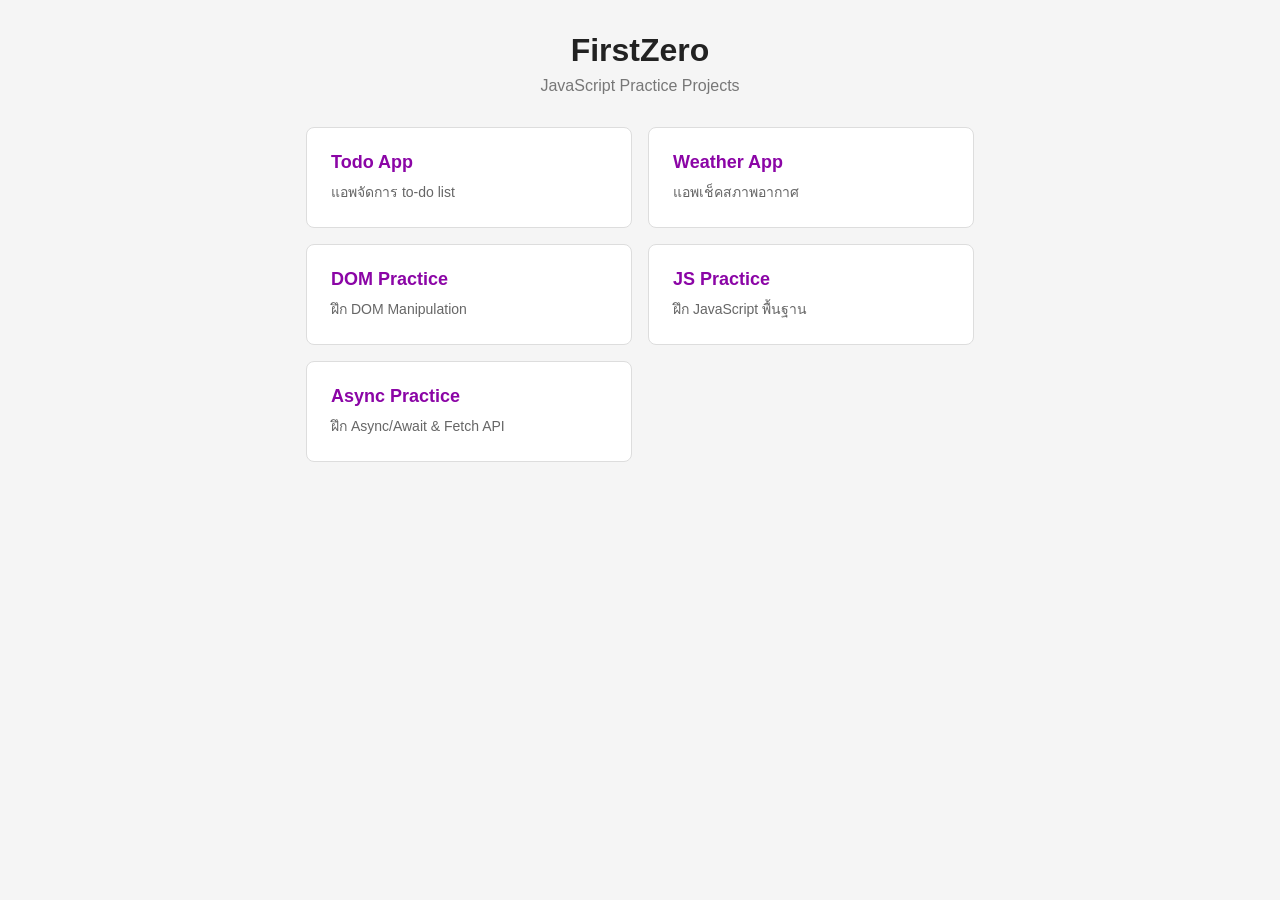
<file: index.html>
<!DOCTYPE html>
<html lang="th">
  <head>
    <meta charset="UTF-8">
    <meta name="viewport" content="width=device-width, initial-scale=1.0">
    <title>FirstZero - My Projects</title>
    <style>
      * {
        margin: 0;
        padding: 0;
        box-sizing: border-box;
      }

      body {
        font-family: sans-serif;
        background-color: #f5f5f5;
        color: #333;
        max-width: 700px;
        margin: 0 auto;
        padding: 32px 16px;
      }

      h1 {
        text-align: center;
        margin-bottom: 8px;
        color: #222;
      }

      .subtitle {
        text-align: center;
        color: #777;
        margin-bottom: 32px;
      }

      .projects {
        display: grid;
        grid-template-columns: 1fr 1fr;
        gap: 16px;
      }

      .card {
        background-color: #fff;
        border: 1px solid #ddd;
        border-radius: 8px;
        padding: 24px;
        text-decoration: none;
        color: #333;
        transition: box-shadow 0.2s, transform 0.2s;
      }

      .card:hover {
        box-shadow: 0 4px 12px rgba(0, 0, 0, 0.1);
        transform: translateY(-2px);
      }

      .card h2 {
        color: #8b05a6;
        font-size: 18px;
        margin-bottom: 8px;
      }

      .card p {
        font-size: 14px;
        color: #666;
      }

      @media (max-width: 500px) {
        .projects {
          grid-template-columns: 1fr;
        }
      }
    </style>
  </head>
  <body>
    <h1>FirstZero</h1>
    <p class="subtitle">JavaScript Practice Projects</p>

    <div class="projects">
      <a class="card" href="todo-app/">
        <h2>Todo App</h2>
        <p>แอพจัดการ to-do list</p>
      </a>
      <a class="card" href="weather-app/">
        <h2>Weather App</h2>
        <p>แอพเช็คสภาพอากาศ</p>
      </a>
      <a class="card" href="dom-practice/">
        <h2>DOM Practice</h2>
        <p>ฝึก DOM Manipulation</p>
      </a>
      <a class="card" href="js-practice/">
        <h2>JS Practice</h2>
        <p>ฝึก JavaScript พื้นฐาน</p>
      </a>
      <a class="card" href="async-practice/">
        <h2>Async Practice</h2>
        <p>ฝึก Async/Await &amp; Fetch API</p>
      </a>
    </div>
  </body>
</html>
</file>
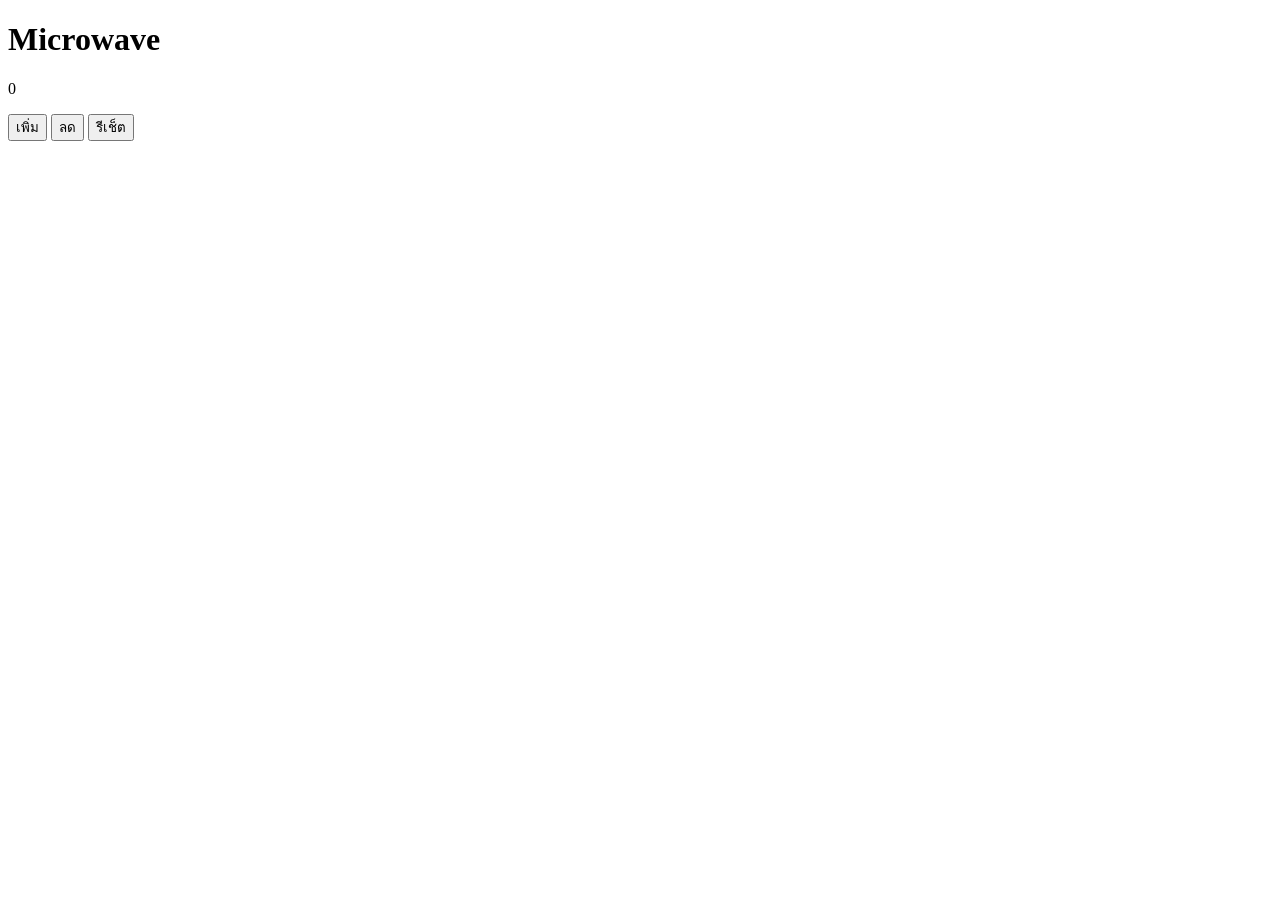
<file: dom-practice/index.html>
<!DOCTYPE html>
<html lang="th">
    <head>
        <meta charset="UTF-8">
        <title>DOM</title>
    </head>
    <body>
        <h1 id="title">Microwave</h1>
        <p id="count">0</p>
        <button id="add-btn">เพิ่ม</button>
        <button id="delete-btn">ลด</button>
        <button id="reset-btn">รีเช็ต</button>

        <script src="script.js"></script>
    </body>
</html>
</file>
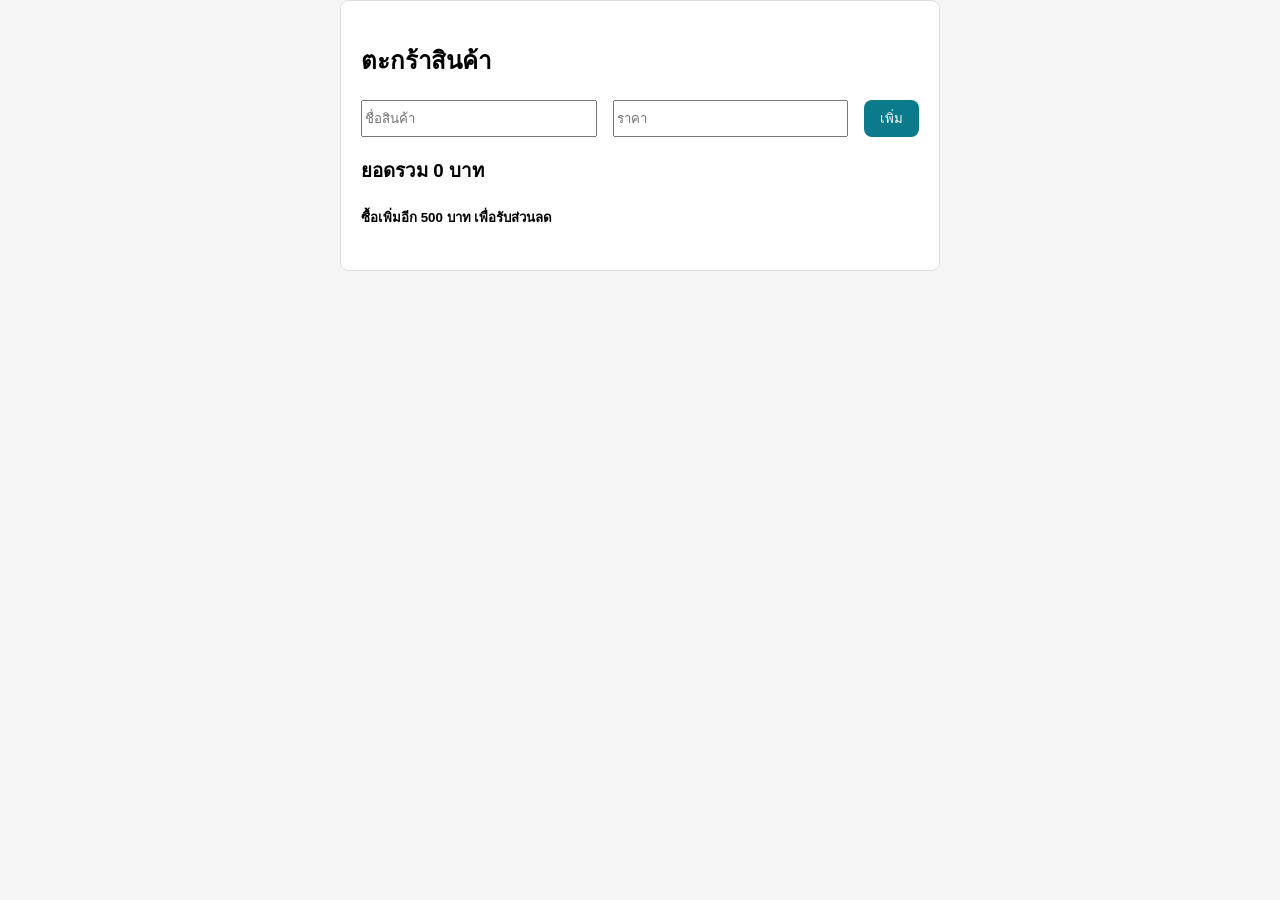
<file: test/index.html>
<!DOCTYPE html>
<html lang="th">

<head>
    <meta charset="UTF-8">
    <meta name="viewport" content="width=device-width, initial-scale=1.0">
    <title>ตะกร้าสินค้า</title>
    <link rel="stylesheet" href="style.css">
</head>

<body>
    <section>
        <h1 class="card-title">ตะกร้าสินค้า</h1>
            <div class="input-row">
                <input type="text" id="name" name="name" placeholder="ชื่อสินค้า">
                <input type="number" id="price" name="price" placeholder="ราคา">
                <button id="add-btn">เพิ่ม</button>
            </div>
        <ul id="task-list"></ul>
        <h3 id="count">ยอดรวม</h3>
        <h5 id="discount">ส่วนลด</h5>
    </section>
    <script src="script.js"></script>
</body>

</html>
</file>
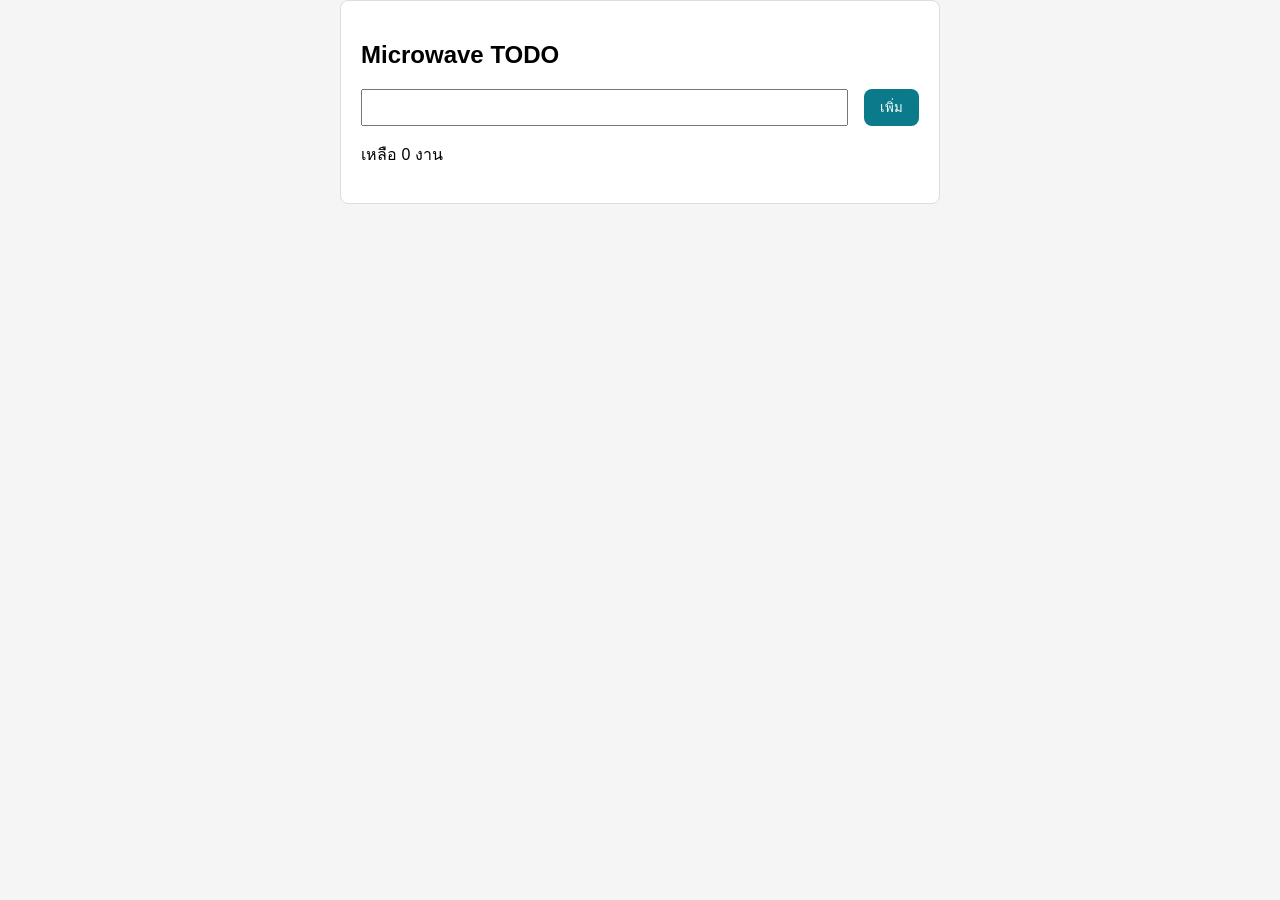
<file: todo-app/index.html>
<!DOCTYPE html>
<html lang="th">

<head>
    <meta charset="UTF-8">
    <meta name="viewport" content="width=device-width, initial-scale=1.0">
    <title>To-do</title>
    <link rel="stylesheet" href="style.css">
</head>

<body>
    <section>
        <h1 id="title">Microwave TODO</h1>
        <div class="input-row">
            <input id="task-input">
            <button id="add-btn">เพิ่ม</button>
        </div>
        <ul id="task-list"></ul>
        <p id="count">เหลือ 0 งาน</p>
    </section>
    <script src="script.js"></script>
</body>

</html>
</file>
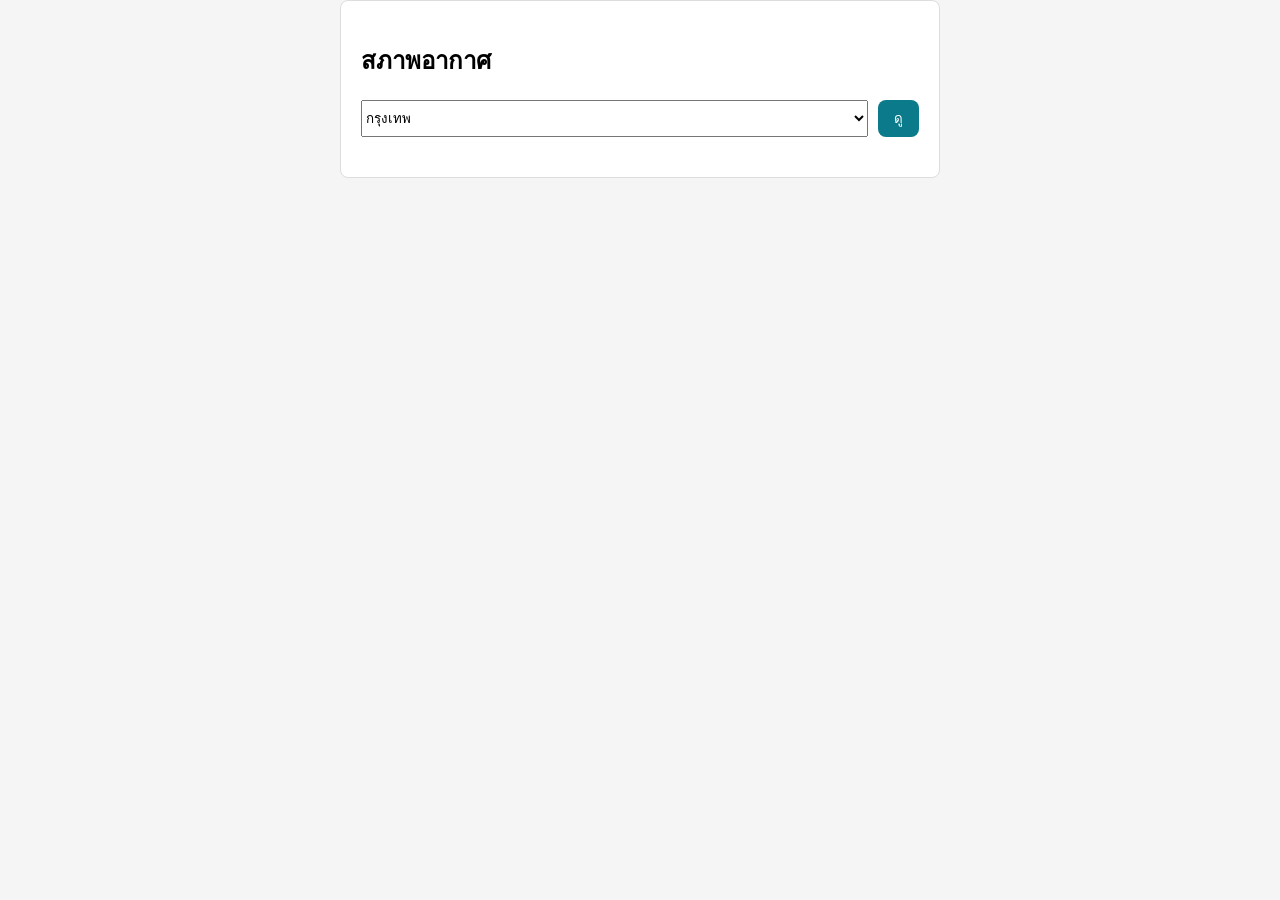
<file: weather-app/index.html>
<!DOCTYPE html>
<html lang="th">

<head>
  <meta charset="UTF-8">
  <title>Weather</title>
  <meta name="viewport" content="width=device-width, initial-scale=1.0">
  <link rel="stylesheet" href="style.css">
</head>

<body>
  <section>
    <h1>สภาพอากาศ</h1>
    <div class="input-row">
      <select id="city-select">
        <option value="bangkok">กรุงเทพ</option>
        <option value="chiangmai">เชียงใหม่</option>
        <option value="phuket">ภูเก็ต</option>
        <option value="khonkaen">ขอนแก่น</option>
      </select>
      <button id="show-btn">ดู</button>
    </div>
    <p id="result"></p>
  </section>
  <script src="script.js"></script>
</body>

</html>
</file>
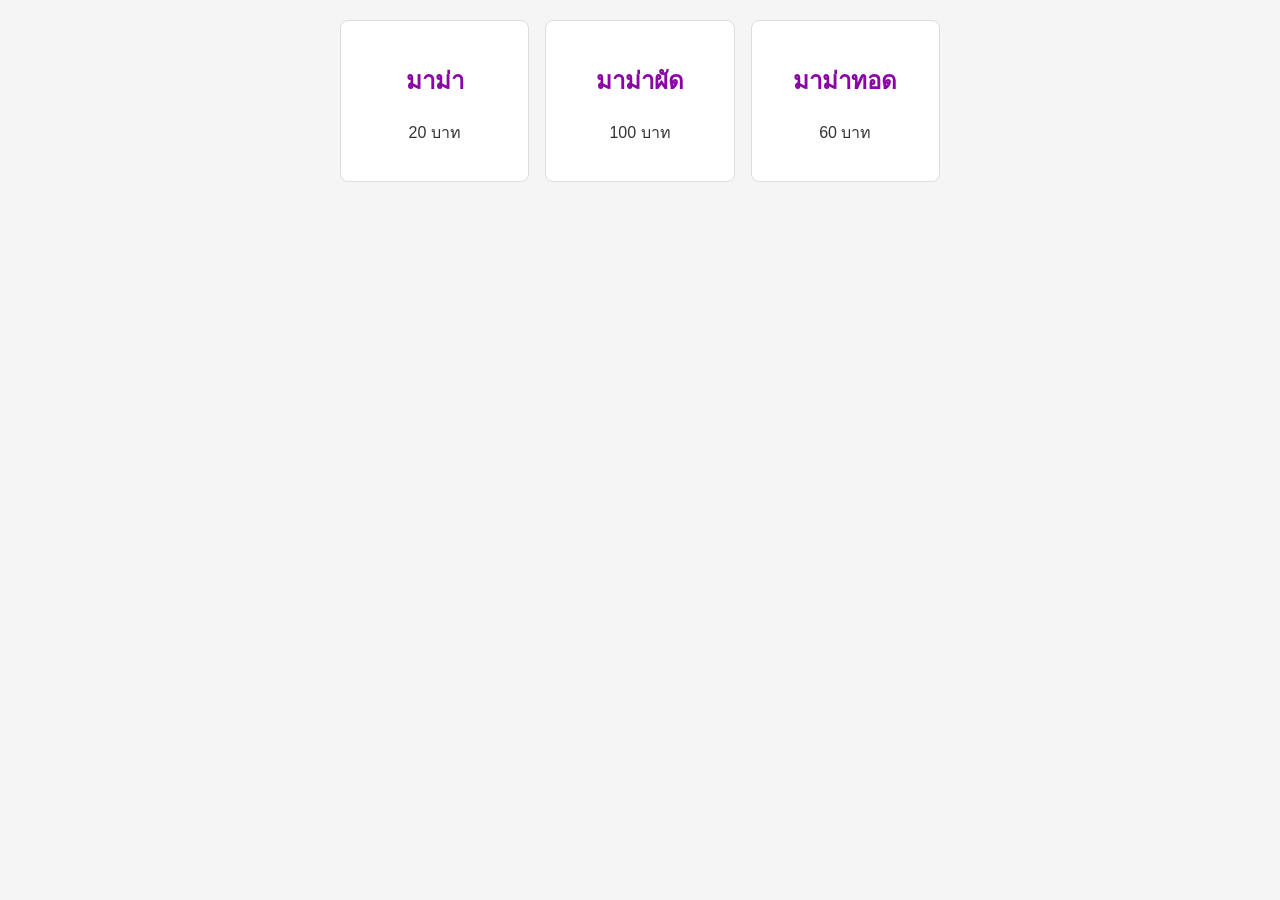
<file: preview.html>
<!DOCTYPE html>
<html lang="th">
  <head>
    <meta charset="UTF-8">
    <meta name="viewport" content="width=device-width, initial-scale=1.0">
    <title>เมนู</title>
    <style>
      body {
        font-family: sans-serif;
        background-color: #f5f5f5;
        color: #333333;
        max-width: 600px;
        margin: 0 auto;
      }

      main {
        display: flex;
        gap: 16px;
      }

      section {
        background-color: #ffffff;
        padding: 20px;
        margin: 20px 0;
        border: 1px solid #dddddd;
        border-radius: 8px;
        flex: 1;
        text-align: center;
      }

      h2 {
        color: #8b05a6;
      }

      @media (max-width: 600px) {
        body {
          padding: 0 16px;
        }

        main {
          flex-direction: column;
        }
      }
    </style>
  </head>
  <body>
    <main>
      <section>
        <h2>มาม่า</h2>
        <p>20 บาท</p>
      </section>
      <section>
        <h2>มาม่าผัด</h2>
        <p>100 บาท</p>
      </section>
      <section>
        <h2>มาม่าทอด</h2>
        <p>60 บาท</p>
      </section>
    </main>
  </body>
</html>
</file>
<file: test/style.css>
section {
  background-color: #ffffff;
  padding: 20px;
  border: 1px solid #dddddd;
  border-radius: 8px;
}

.cart-item {
  
  padding: 8px 16px;
  border-radius: 20px;
  justify-content: space-between;
  margin-bottom: 20px;
  display: flex;
}

button {
  border: none;
  background-color: #0b7a8a;
  color: white;
  padding: 8px 16px;
  border-radius: 8px;
}

.input-row {
  gap: 16px;
  display: flex;
}

input{
  flex:1;
}

body {
  font-family: sans-serif;
  background-color: #f5f5f5;
  max-width: 600px;
  margin: 0 auto;
  padding: 0 16px;
}
</file>
<file: todo-app/style.css>
body {
  font-family: sans-serif;
  background-color: #f5f5f5;
  max-width: 600px;
  margin: 0 auto;
  padding: 0 16px;
}

section {
  background-color: #ffffff;
  padding: 20px;
  border: 1px solid #dddddd;
  border-radius: 8px;
}

li {
  background-color: #e0f2f1;
  padding: 8px 16px;
  border-radius: 20px;
  cursor: pointer;
  justify-content: space-between;
  margin-bottom: 20px;
  display: flex;
}

.done {
  text-decoration: line-through;
  color: #999999;
}

button {
  border: none;
  background-color: #0b7a8a;
  color: white;
  padding: 8px 16px;
  border-radius: 8px;
}

.input-row {
  gap: 16px;
  display: flex;
}

input{
  flex:1;
}
</file>
<file: weather-app/style.css>
section {
  background-color: #ffffff;
  padding: 20px;
  border: 1px solid #dddddd;
  border-radius: 8px;
}

body {
  font-family: sans-serif;
  background-color: #f5f5f5;
  max-width: 600px;
  margin: 0 auto;
  padding: 0 16px;
}

button {
  border: none;
  background-color: #0b7a8a;
  color: white;
  padding: 8px 16px;
  border-radius: 8px;
  cursor: pointer;
}

#result{
  font-size: 20px;
  text-align: center;
}

.input-row{
  display: flex;
  gap: 10px;
}

select{
  flex:1;
}
</file>
